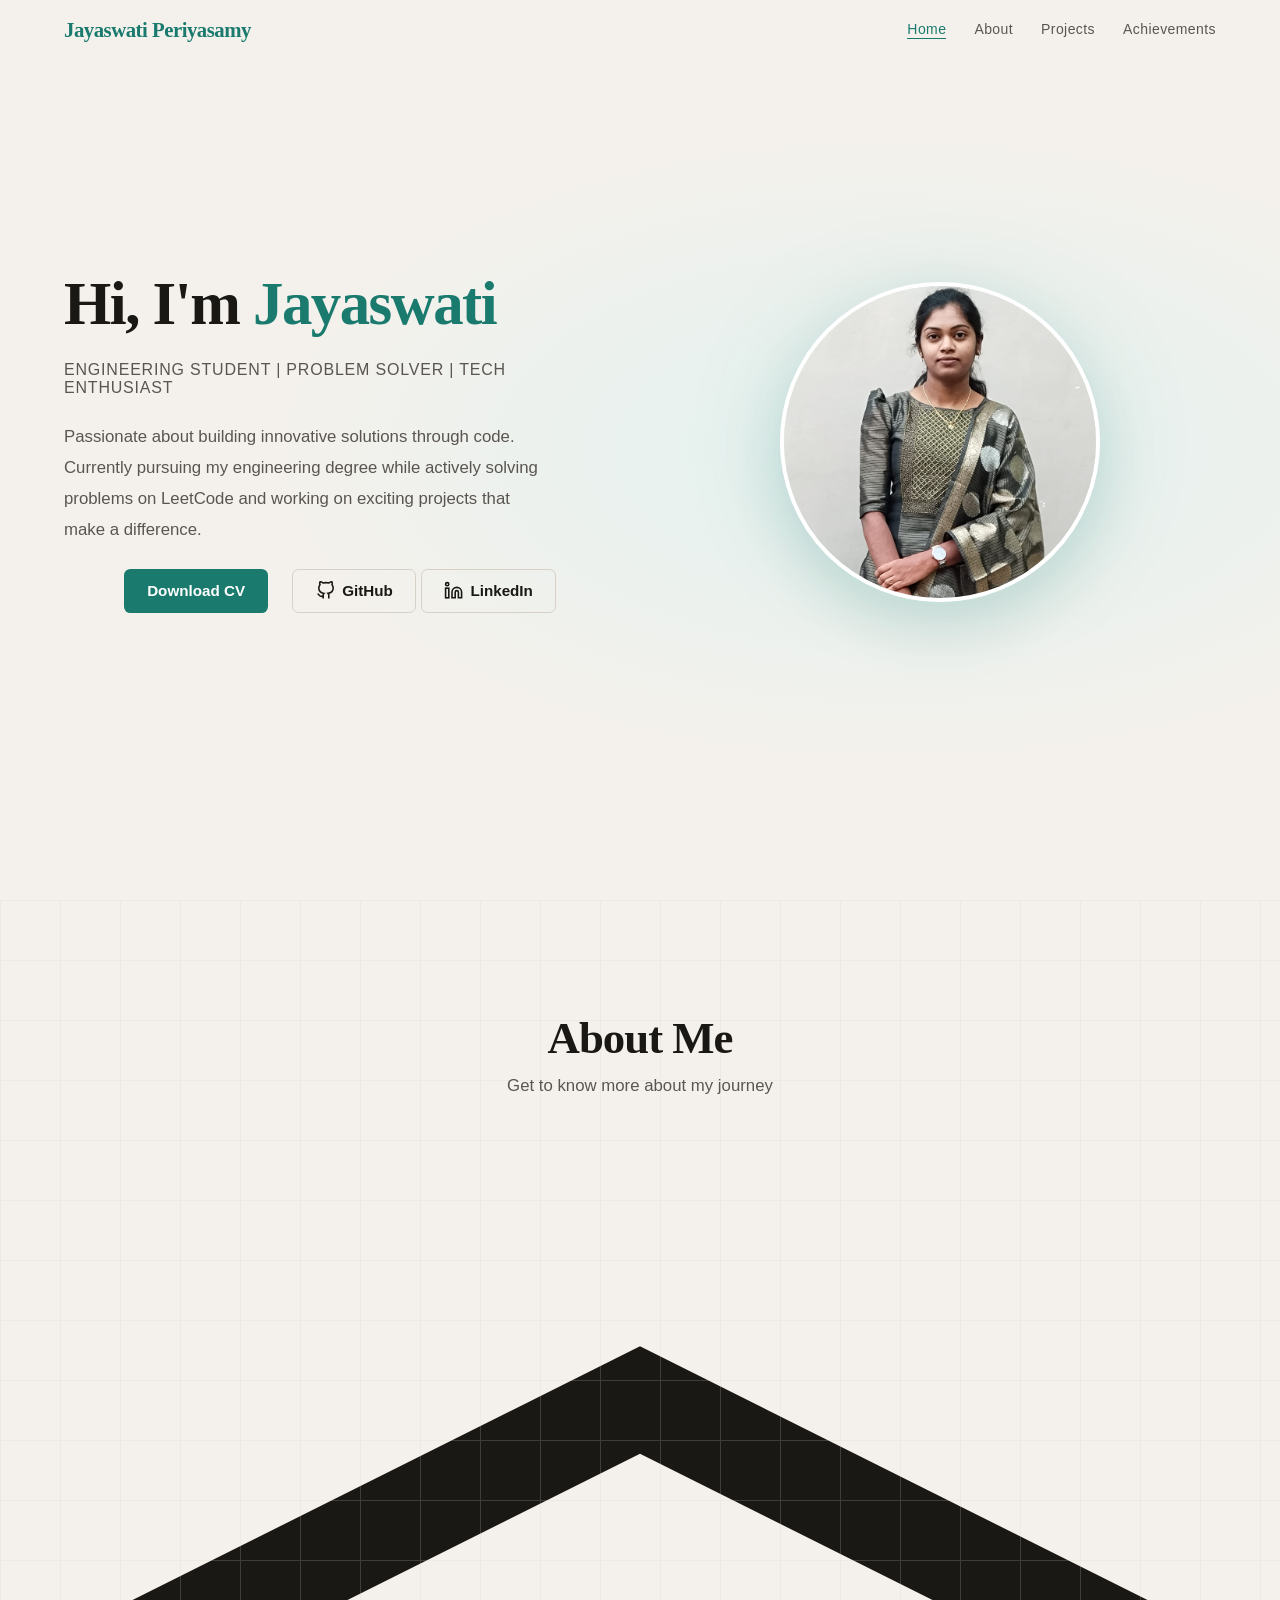
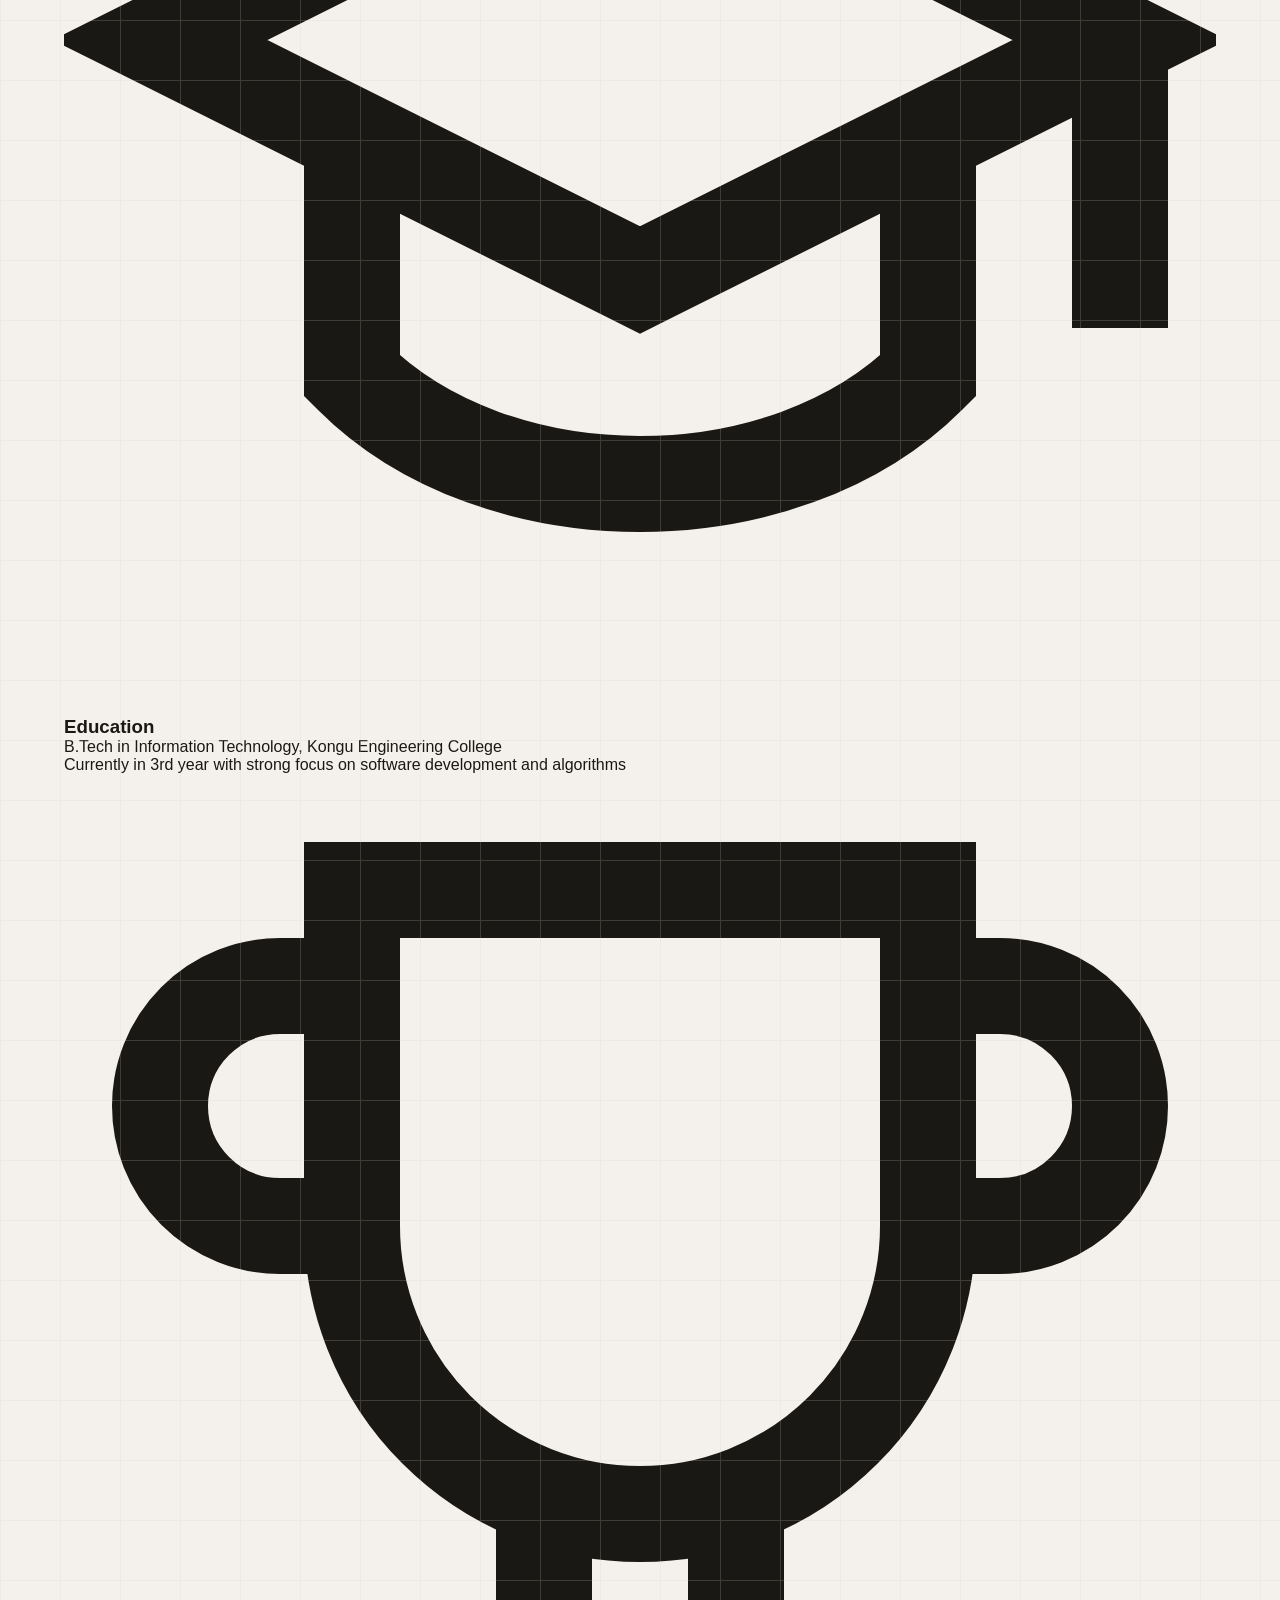
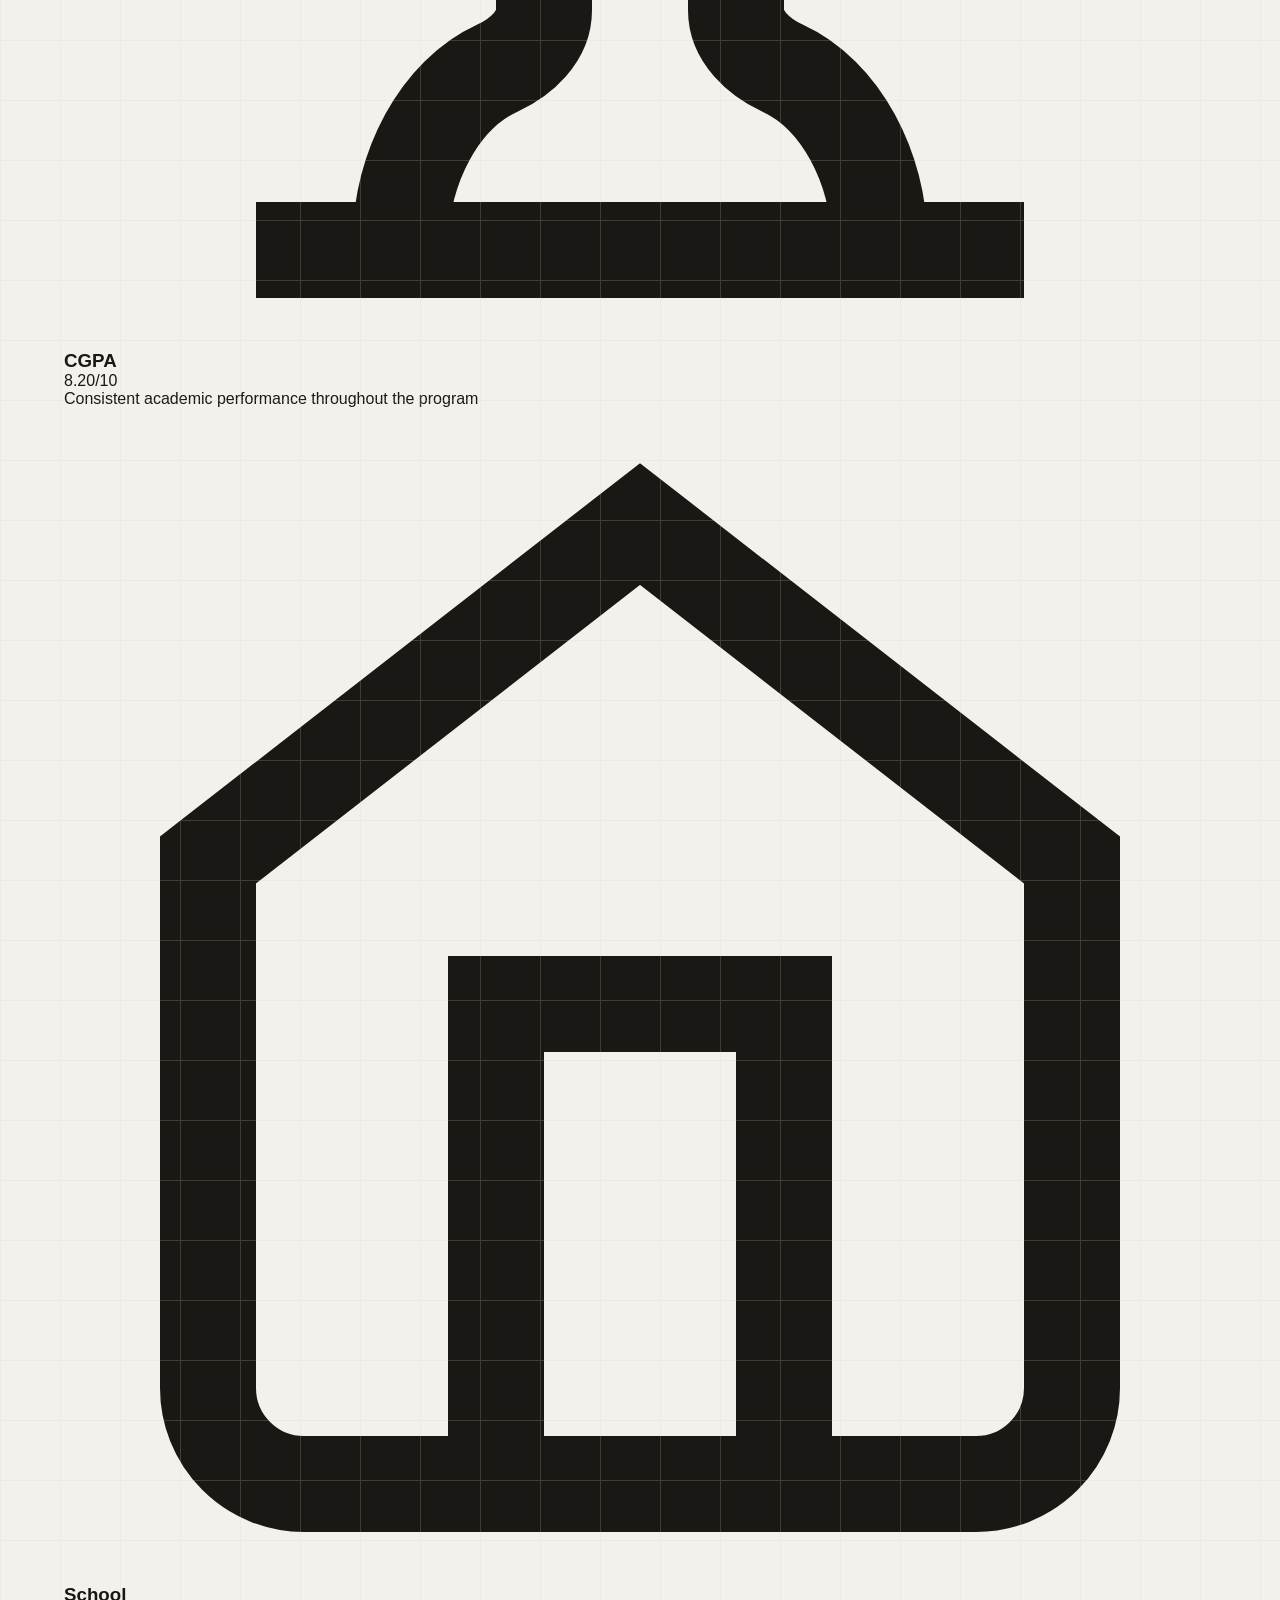
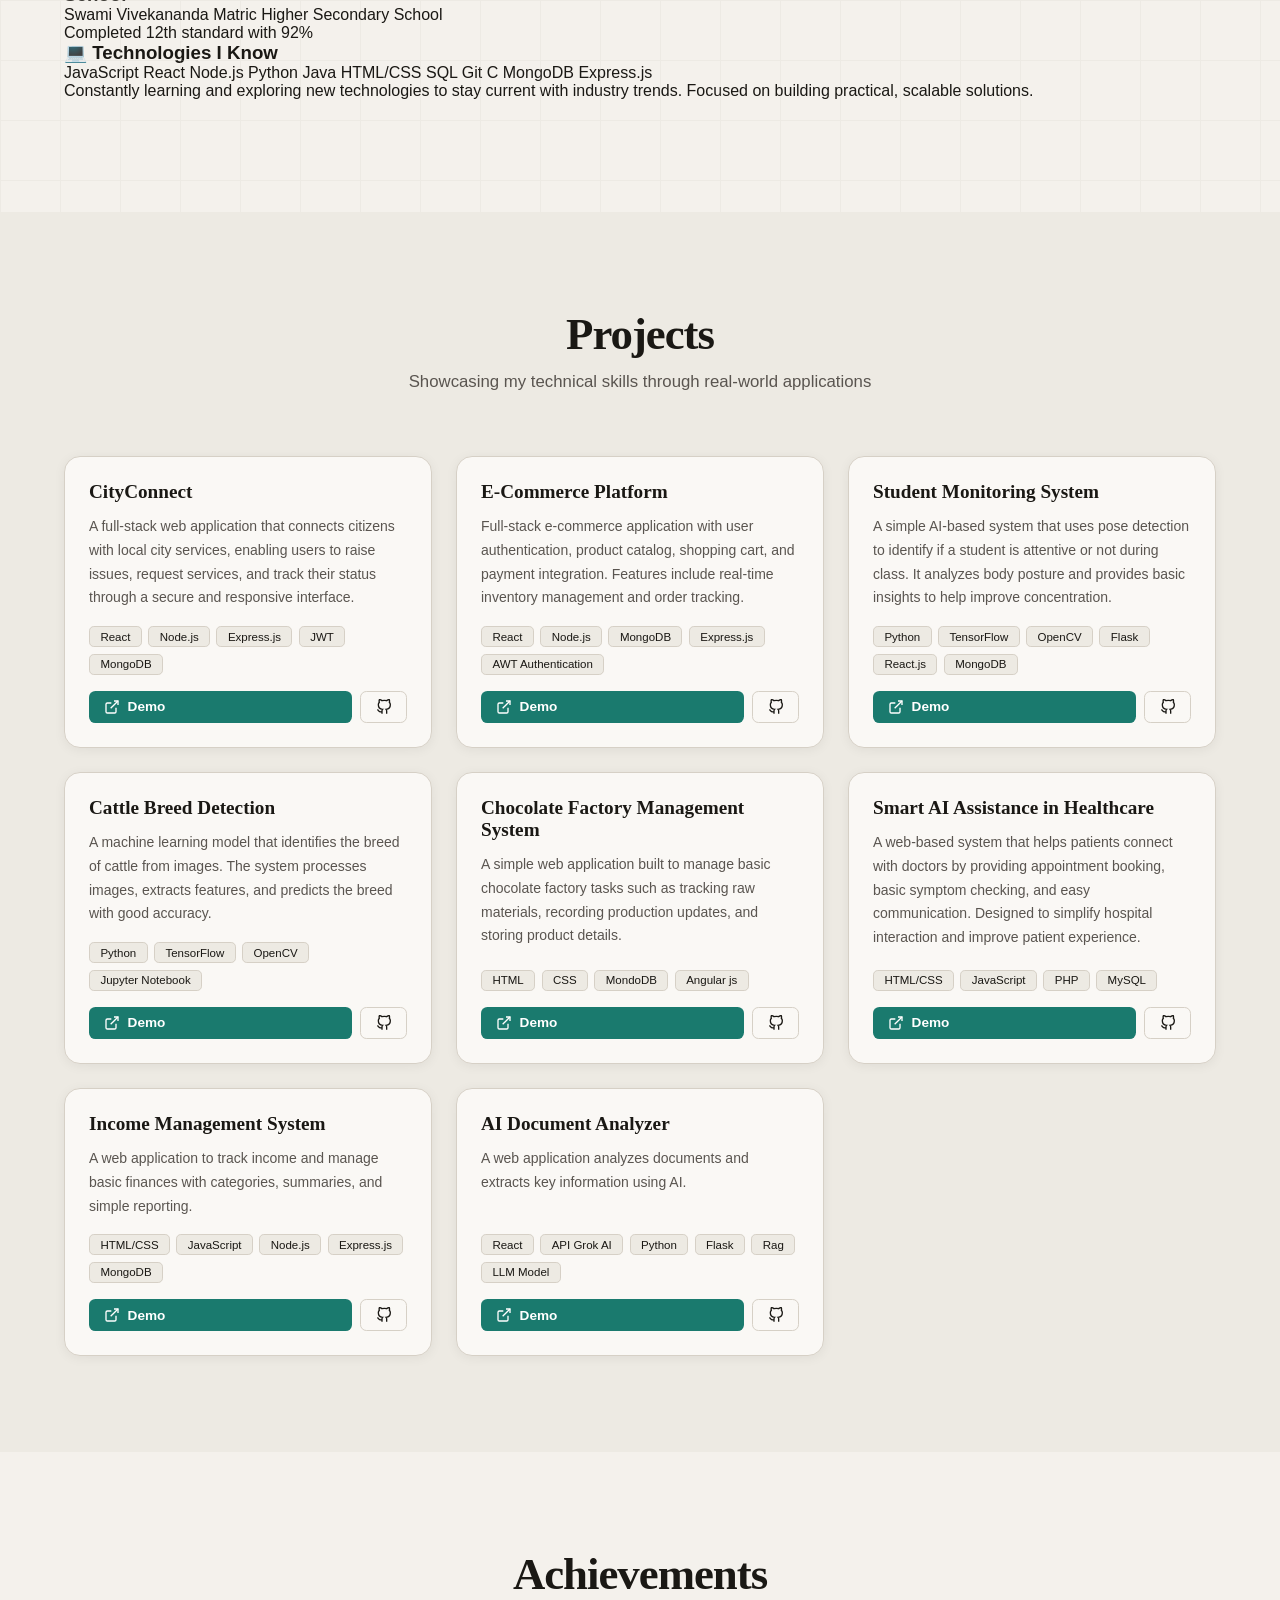
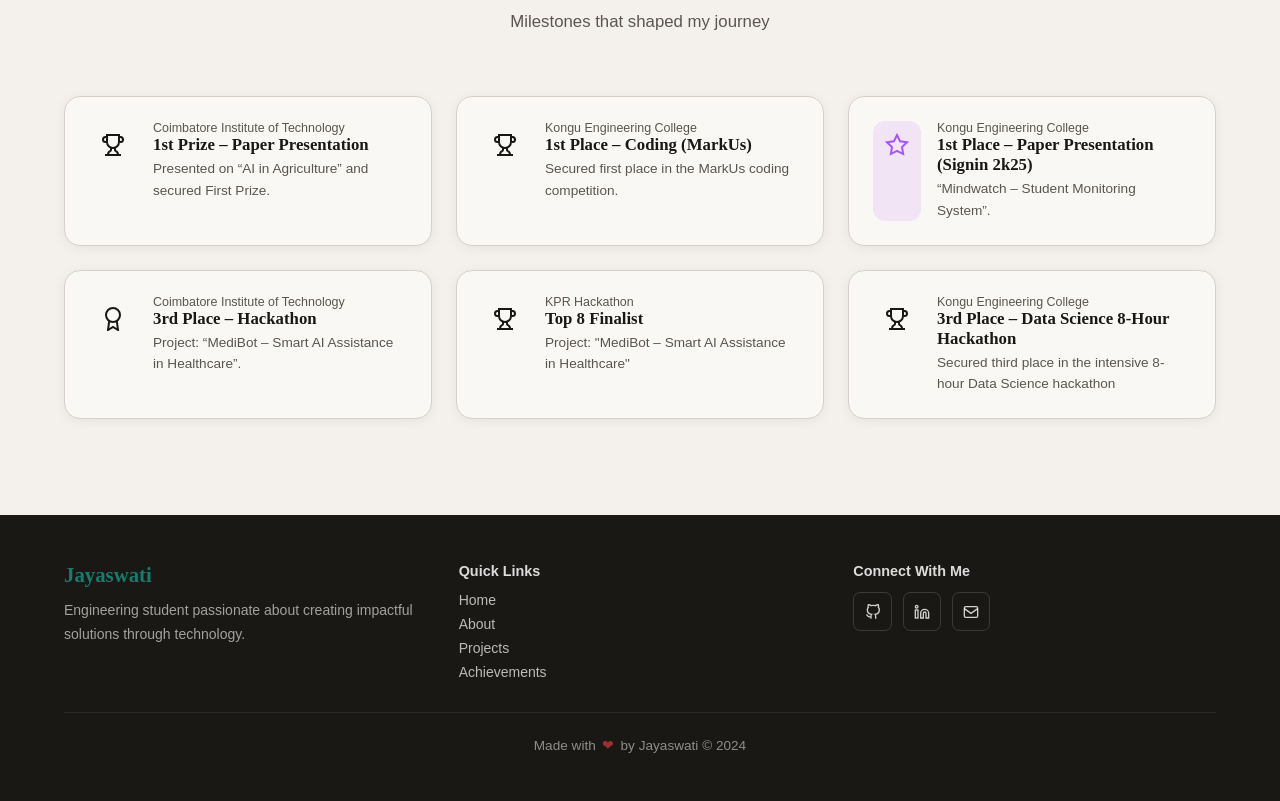
<file: portfolio.html>
<!DOCTYPE html>
<html lang="en">
<head>
    <meta charset="UTF-8">
    <meta name="viewport" content="width=device-width, initial-scale=1.0">
    <meta name="description" content="Engineering student portfolio showcasing projects, achievements, and technical skills in web development and problem solving.">
    <meta name="author" content="Jayaswati">
    
    <meta property="og:title" content="Jayaswati - Engineering Student Portfolio">
    <meta property="og:description" content="Engineering student portfolio showcasing projects, achievements, and technical skills.">
    
    <title>Jayaswati - Engineering Student Portfolio</title>
    
    <link rel="stylesheet" href="styles.css">
    <link rel="preconnect" href="https://fonts.googleapis.com">
    <link rel="preconnect" href="https://fonts.gstatic.com" crossorigin>
    <link href="https://fonts.googleapis.com/css2?family=Inter:wght@400;500;600;700;800&display=swap" rel="stylesheet">
</head>
<body>
    <!-- Navigation -->
    <nav id="navbar">
        <div class="container nav-container">
            <div class="nav-brand">Jayaswati Periyasamy</div>
            <div class="nav-links">
                <a href="#home" class="nav-link active">Home</a>
                <a href="#about" class="nav-link">About</a>
                <a href="#projects" class="nav-link">Projects</a>
                <a href="#achievements" class="nav-link">Achievements</a>
            </div>
        </div>
    </nav>

    <!-- Hero Section -->
    <section id="home" class="hero-section">
        <div class="container">
            <div class="hero-grid">
                <div class="hero-content fade-in">
                    <h1 class="hero-title">
                        Hi, I'm <span class="gradient-text">Jayaswati</span>
                    </h1>
                    <p class="hero-subtitle">Engineering Student | Problem Solver | Tech Enthusiast</p>
                    <p class="hero-description">
                        Passionate about building innovative solutions through code. Currently pursuing my
                        engineering degree while actively solving problems on LeetCode and working on
                        exciting projects that make a difference.
                    </p>
                    <div class="hero-buttons">
                        <a href="cv.pdf" class="btn btn-primary" download>
                            Download CV
                        </a><br>
                        <div>
                            <a href="https://github.com/jayaswatip" target="_blank" rel="noopener noreferrer" class="btn btn-outline">
                                <svg class="icon" viewBox="0 0 24 24" fill="none" stroke="currentColor" stroke-width="2">
                                    <path d="M9 19c-5 1.5-5-2.5-7-3m14 6v-3.87a3.37 3.37 0 0 0-.94-2.61c3.14-.35 6.44-1.54 6.44-7A5.44 5.44 0 0 0 20 4.77 5.07 5.07 0 0 0 19.91 1S18.73.65 16 2.48a13.38 13.38 0 0 0-7 0C6.27.65 5.09 1 5.09 1A5.07 5.07 0 0 0 5 4.77a5.44 5.44 0 0 0-1.5 3.78c0 5.42 3.3 6.61 6.44 7A3.37 3.37 0 0 0 9 18.13V22"></path>
                                </svg>
                                GitHub
                            </a>
                            <a href="http://www.linkedin.com/in/jayaswatip" target="_blank" rel="noopener noreferrer" class="btn btn-outline">
                                <svg class="icon" viewBox="0 0 24 24" fill="none" stroke="currentColor" stroke-width="2">
                                    <path d="M16 8a6 6 0 0 1 6 6v7h-4v-7a2 2 0 0 0-2-2 2 2 0 0 0-2 2v7h-4v-7a6 6 0 0 1 6-6z"></path>
                                    <rect x="2" y="9" width="4" height="12"></rect>
                                    <circle cx="4" cy="4" r="2"></circle>
                                </svg>
                                LinkedIn
                            </a>
                        </div>
                    </div>
                </div>
                <div class="hero-image-container fade-in">
                    <div class="hero-image-glow"></div>
                    <img src="picture.jpg" 
                         alt="Jayaswati" 
                         class="hero-image">
                 </div>
            </div>
        </div>
    </section>

    

    <!-- About Section -->
    <section id="about" class="about-section">
        <div class="container">
            <div class="section-header fade-in">
                <h2 class="section-title">About Me</h2>
                <p class="section-subtitle">Get to know more about my journey</p>
            </div>
            <div class="about-grid">
                <div class="about-left">
                    <div class="info-card">
                        <div class="info-card-header">
                            <div class="info-icon-wrapper info-icon-primary">
                                <svg class="info-icon" viewBox="0 0 24 24" fill="none" stroke="currentColor" stroke-width="2">
                                    <path d="M22 10v6M2 10l10-5 10 5-10 5z"></path>
                                    <path d="M6 12v5c3 3 9 3 12 0v-5"></path>
                                </svg>
                            </div>
                            <div>
                                <h3 class="info-title">Education</h3>
                                <p class="info-subtitle">B.Tech in Information Technology, Kongu Engineering College</p>
                                <p class="info-description">Currently in 3rd year with strong focus on software development and algorithms</p>
                            </div>
                        </div>
                    </div>

                    <div class="info-card">
                        <div class="info-card-header">
                            <div class="info-icon-wrapper info-icon-accent">
                                <svg class="info-icon" viewBox="0 0 24 24" fill="none" stroke="currentColor" stroke-width="2">
                                    <path d="M6 9H4.5a2.5 2.5 0 0 1 0-5H6"></path>
                                    <path d="M18 9h1.5a2.5 2.5 0 0 0 0-5H18"></path>
                                    <path d="M4 22h16"></path>
                                    <path d="M10 14.66V17c0 .55-.47.98-.97 1.21C7.85 18.75 7 20.24 7 22"></path>
                                    <path d="M14 14.66V17c0 .55.47.98.97 1.21C16.15 18.75 17 20.24 17 22"></path>
                                    <path d="M18 2H6v7a6 6 0 0 0 12 0V2Z"></path>
                                </svg>
                            </div>
                            <div>
                                <h3 class="info-title">CGPA</h3>
                                <p class="cgpa">8.20/10</p>
                                <p class="info-description">Consistent academic performance throughout the program</p>
                            </div>
                        </div>
                    </div>

                    <div class="info-card">
                        <div class="info-card-header">
                            <div class="info-icon-wrapper info-icon-primary">
                                <svg class="info-icon" viewBox="0 0 24 24" fill="none" stroke="currentColor" stroke-width="2">
                                    <path d="M3 9l9-7 9 7v11a2 2 0 0 1-2 2H5a2 2 0 0 1-2-2z"></path>
                                    <polyline points="9 22 9 12 15 12 15 22"></polyline>
                                </svg>
                            </div>
                            <div>
                                <h3 class="info-title">School</h3>
                                <p class="info-subtitle">Swami Vivekananda Matric Higher Secondary School</p>
                                <p class="info-description">Completed 12th standard with 92%</p>
                            </div>
                        </div>
                    </div>
                </div>

                <div class="about-right">
                    <div class="tech-card">
                        <h3 class="tech-title">
                            <span class="tech-emoji">💻</span>
                            Technologies I Know
                        </h3>
                        <div class="tech-grid">
                            <span class="tech-badge">JavaScript</span>
                            <span class="tech-badge">React</span>
                            <span class="tech-badge">Node.js</span>
                            <span class="tech-badge">Python</span>
                            <span class="tech-badge">Java</span>
                            <span class="tech-badge">HTML/CSS</span>
                            <span class="tech-badge">SQL</span>
                            <span class="tech-badge">Git</span>
                            <span class="tech-badge">C</span>
                            <span class="tech-badge">MongoDB</span>
                            <span class="tech-badge">Express.js</span>
                        </div>
                        <div class="tech-note">
                            <p>Constantly learning and exploring new technologies to stay current with industry trends. Focused on building practical, scalable solutions.</p>
                        </div>
                    </div>
                </div>
            </div>
        </div>
    </section>

    <!-- Projects Section -->
    <section id="projects" class="projects-section">
        <div class="container">
            <div class="section-header fade-in">
                <h2 class="section-title">Projects</h2>
                <p class="section-subtitle">Showcasing my technical skills through real-world applications</p>
            </div>
            <div class="projects-grid">
                <div class="project-card">
                    <h3 class="project-title">CityConnect</h3>
                    <p class="project-description">A full-stack web application that connects citizens with local city services,
    enabling users to raise issues, request services, and track their status
    through a secure and responsive interface.</p>
                    <div class="project-tags">
                        <span class="project-tag">React</span>
                        <span class="project-tag">Node.js</span>
                        <span class="project-tag">Express.js</span>
                        <span class="project-tag">JWT</span>
                        <span class="project-tag">MongoDB</span>
                    </div>
                    <div class="project-buttons">
                        <button class="btn btn-sm btn-primary">
                            <svg class="icon-sm" viewBox="0 0 24 24" fill="none" stroke="currentColor" stroke-width="2">
                                <path d="M18 13v6a2 2 0 0 1-2 2H5a2 2 0 0 1-2-2V8a2 2 0 0 1 2-2h6"></path>
                                <polyline points="15 3 21 3 21 9"></polyline>
                                <line x1="10" y1="14" x2="21" y2="3"></line>
                            </svg>
                            Demo
                        </button>
                        <a href="https://github.com/jayaswatip/City-Connect-" target="_blank" rel="noopener noreferrer" class="btn btn-sm btn-outline">
                            <svg class="icon-sm" viewBox="0 0 24 24" fill="none" stroke="currentColor" stroke-width="2">
                                <path d="M9 19c-5 1.5-5-2.5-7-3m14 6v-3.87a3.37 3.37 0 0 0-.94-2.61c3.14-.35 6.44-1.54 6.44-7A5.44 5.44 0 0 0 20 4.77 5.07 5.07 0 0 0 19.91 1S18.73.65 16 2.48a13.38 13.38 0 0 0-7 0C6.27.65 5.09 1 5.09 1A5.07 5.07 0 0 0 5 4.77a5.44 5.44 0 0 0-1.5 3.78c0 5.42 3.3 6.61 6.44 7A3.37 3.37 0 0 0 9 18.13V22"></path>
                            </svg>
                        </a>
                    </div>
                </div>

                <div class="project-card">
                    <h3 class="project-title">E-Commerce Platform</h3>
                    <p class="project-description">Full-stack e-commerce application with user authentication, product catalog, shopping cart, and payment integration. Features include real-time inventory management and order tracking.</p>
                    <div class="project-tags">
                        <span class="project-tag">React</span>
                        <span class="project-tag">Node.js</span>
                        <span class="project-tag">MongoDB</span>
                        <span class="project-tag">Express.js</span>
                        <span class="project-tag">AWT Authentication</span>
                    </div>
                    <div class="project-buttons">
                        <button class="btn btn-sm btn-primary">
                            <svg class="icon-sm" viewBox="0 0 24 24" fill="none" stroke="currentColor" stroke-width="2">
                                <path d="M18 13v6a2 2 0 0 1-2 2H5a2 2 0 0 1-2-2V8a2 2 0 0 1 2-2h6"></path>
                                <polyline points="15 3 21 3 21 9"></polyline>
                                <line x1="10" y1="14" x2="21" y2="3"></line>
                            </svg>
                            Demo
                        </button>
                        <a href="https://github.com/jayaswatip/e-commerce-website-mernstack" target="_blank" rel="noopener noreferrer" class="btn btn-sm btn-outline">
                            <svg class="icon-sm" viewBox="0 0 24 24" fill="none" stroke="currentColor" stroke-width="2">
                                <path d="M9 19c-5 1.5-5-2.5-7-3m14 6v-3.87a3.37 3.37 0 0 0-.94-2.61c3.14-.35 6.44-1.54 6.44-7A5.44 5.44 0 0 0 20 4.77 5.07 5.07 0 0 0 19.91 1S18.73.65 16 2.48a13.38 13.38 0 0 0-7 0C6.27.65 5.09 1 5.09 1A5.07 5.07 0 0 0 5 4.77a5.44 5.44 0 0 0-1.5 3.78c0 5.42 3.3 6.61 6.44 7A3.37 3.37 0 0 0 9 18.13V22"></path>
                            </svg>
                        </a>
                    </div>
                </div>

                <div class="project-card">
                    <h3 class="project-title">Student Monitoring System</h3>
                    <p class="project-description">A simple AI-based system that uses pose detection to identify if a student is attentive or not during class. It analyzes body posture and provides basic insights to help improve concentration.</p>
                    <div class="project-tags">
                        <span class="project-tag">Python</span>
                        <span class="project-tag">TensorFlow</span>
                        <span class="project-tag">OpenCV</span>
                        <span class="project-tag">Flask</span>
                        <span class="project-tag">React.js</span>
                        <span class="project-tag">MongoDB</span>
                    </div>
                    <div class="project-buttons">
                        <button class="btn btn-sm btn-primary">
                            <svg class="icon-sm" viewBox="0 0 24 24" fill="none" stroke="currentColor" stroke-width="2">
                                <path d="M18 13v6a2 2 0 0 1-2 2H5a2 2 0 0 1-2-2V8a2 2 0 0 1 2-2h6"></path>
                                <polyline points="15 3 21 3 21 9"></polyline>
                                <line x1="10" y1="14" x2="21" y2="3"></line>
                            </svg>
                            Demo
                        </button>
                        <a href="https://github.com/jayaswatip/MindWatch---Student-Monitoring-System" target="_blank" rel="noopener noreferrer" class="btn btn-sm btn-outline">
                            <svg class="icon-sm" viewBox="0 0 24 24" fill="none" stroke="currentColor" stroke-width="2">
                                <path d="M9 19c-5 1.5-5-2.5-7-3m14 6v-3.87a3.37 3.37 0 0 0-.94-2.61c3.14-.35 6.44-1.54 6.44-7A5.44 5.44 0 0 0 20 4.77 5.07 5.07 0 0 0 19.91 1S18.73.65 16 2.48a13.38 13.38 0 0 0-7 0C6.27.65 5.09 1 5.09 1A5.07 5.07 0 0 0 5 4.77a5.44 5.44 0 0 0-1.5 3.78c0 5.42 3.3 6.61 6.44 7A3.37 3.37 0 0 0 9 18.13V22"></path>
                            </svg>
                        </a>
                    </div>
                </div>

                <div class="project-card">
                    <h3 class="project-title">Cattle Breed Detection</h3>
                    <p class="project-description">A machine learning model that identifies the breed of cattle from images. The system processes images, extracts features, and predicts the breed with good accuracy.</p>
                    <div class="project-tags">
                        <span class="project-tag">Python</span>
                        <span class="project-tag">TensorFlow</span>
                        <span class="project-tag">OpenCV</span>
                        <span class="project-tag">Jupyter Notebook</span>
                    </div>
                    <div class="project-buttons">
                        <button class="btn btn-sm btn-primary">
                            <svg class="icon-sm" viewBox="0 0 24 24" fill="none" stroke="currentColor" stroke-width="2">
                                <path d="M18 13v6a2 2 0 0 1-2 2H5a2 2 0 0 1-2-2V8a2 2 0 0 1 2-2h6"></path>
                                <polyline points="15 3 21 3 21 9"></polyline>
                                <line x1="10" y1="14" x2="21" y2="3"></line>
                            </svg>
                            Demo
                        </button>
                        <button class="btn btn-sm btn-outline">
                            <svg class="icon-sm" viewBox="0 0 24 24" fill="none" stroke="currentColor" stroke-width="2">
                                <path d="M9 19c-5 1.5-5-2.5-7-3m14 6v-3.87a3.37 3.37 0 0 0-.94-2.61c3.14-.35 6.44-1.54 6.44-7A5.44 5.44 0 0 0 20 4.77 5.07 5.07 0 0 0 19.91 1S18.73.65 16 2.48a13.38 13.38 0 0 0-7 0C6.27.65 5.09 1 5.09 1A5.07 5.07 0 0 0 5 4.77a5.44 5.44 0 0 0-1.5 3.78c0 5.42 3.3 6.61 6.44 7A3.37 3.37 0 0 0 9 18.13V22"></path>
                            </svg>
                        </button>
                    </div>
                </div>

                <div class="project-card">
                    <h3 class="project-title">Chocolate Factory Management System</h3>
                    <p class="project-description">A simple web application built to manage basic chocolate factory tasks such as tracking raw materials, recording production updates, and storing product details.</p>
                    <div class="project-tags">
                        <span class="project-tag">HTML</span>
                        <span class="project-tag">CSS</span>
                        <span class="project-tag">MondoDB</span>
                        <span class="project-tag">Angular js</span>
                    </div>
                    <div class="project-buttons">
                        <button class="btn btn-sm btn-primary">
                            <svg class="icon-sm" viewBox="0 0 24 24" fill="none" stroke="currentColor" stroke-width="2">
                                <path d="M18 13v6a2 2 0 0 1-2 2H5a2 2 0 0 1-2-2V8a2 2 0 0 1 2-2h6"></path>
                                <polyline points="15 3 21 3 21 9"></polyline>
                                <line x1="10" y1="14" x2="21" y2="3"></line>
                            </svg>
                            Demo
                        </button>
                        <a href="https://github.com/jayaswatip/chocolatefactory" target="_blank" rel="noopener noreferrer" class="btn btn-sm btn-outline">
                            <svg class="icon-sm" viewBox="0 0 24 24" fill="none" stroke="currentColor" stroke-width="2">
                                <path d="M9 19c-5 1.5-5-2.5-7-3m14 6v-3.87a3.37 3.37 0 0 0-.94-2.61c3.14-.35 6.44-1.54 6.44-7A5.44 5.44 0 0 0 20 4.77 5.07 5.07 0 0 0 19.91 1S18.73.65 16 2.48a13.38 13.38 0 0 0-7 0C6.27.65 5.09 1 5.09 1A5.07 5.07 0 0 0 5 4.77a5.44 5.44 0 0 0-1.5 3.78c0 5.42 3.3 6.61 6.44 7A3.37 3.37 0 0 0 9 18.13V22"></path>
                            </svg>
                        </a>
                    </div>
                </div>

                <div class="project-card">
                    <h3 class="project-title">Smart AI Assistance in Healthcare</h3>
                    <p class="project-description">A web-based system that helps patients connect with doctors by providing appointment booking, basic symptom checking, and easy communication. Designed to simplify hospital interaction and improve patient experience.</p>
                    <div class="project-tags">
                        <span class="project-tag">HTML/CSS</span>
                        <span class="project-tag">JavaScript</span>
                        <span class="project-tag">PHP</span>
                        <span class="project-tag">MySQL</span>
                    </div>
                    <div class="project-buttons">
                        <button class="btn btn-sm btn-primary">
                            <svg class="icon-sm" viewBox="0 0 24 24" fill="none" stroke="currentColor" stroke-width="2">
                                <path d="M18 13v6a2 2 0 0 1-2 2H5a2 2 0 0 1-2-2V8a2 2 0 0 1 2-2h6"></path>
                                <polyline points="15 3 21 3 21 9"></polyline>
                                <line x1="10" y1="14" x2="21" y2="3"></line>
                            </svg>
                            Demo
                        </button>
                        <a href="https://github.com/jayaswatip/doctoravailability" target="_blank" rel="noopener noreferrer" class="btn btn-sm btn-outline">
                            <svg class="icon-sm" viewBox="0 0 24 24" fill="none" stroke="currentColor" stroke-width="2">
                                <path d="M9 19c-5 1.5-5-2.5-7-3m14 6v-3.87a3.37 3.37 0 0 0-.94-2.61c3.14-.35 6.44-1.54 6.44-7A5.44 5.44 0 0 0 20 4.77 5.07 5.07 0 0 0 19.91 1S18.73.65 16 2.48a13.38 13.38 0 0 0-7 0C6.27.65 5.09 1 5.09 1A5.07 5.07 0 0 0 5 4.77a5.44 5.44 0 0 0-1.5 3.78c0 5.42 3.3 6.61 6.44 7A3.37 3.37 0 0 0 9 18.13V22"></path>
                            </svg>
                        </a>
                    </div>
                </div>
                <div class="project-card">
                    <h3 class="project-title">Income Management System</h3>
                    <p class="project-description">A web application to track income and manage basic finances with categories, summaries, and simple reporting.</p>
                    <div class="project-tags">
                        <span class="project-tag">HTML/CSS</span>
                        <span class="project-tag">JavaScript</span>
                        <span class="project-tag">Node.js</span>
                        <span class="project-tag">Express.js</span>
                        <span class="project-tag">MongoDB</span>
                    </div>
                    <div class="project-buttons">
                        <button class="btn btn-sm btn-primary">
                            <svg class="icon-sm" viewBox="0 0 24 24" fill="none" stroke="currentColor" stroke-width="2">
                                <path d="M18 13v6a2 2 0 0 1-2 2H5a2 2 0 0 1-2-2V8a2 2 0 0 1 2-2h6"></path>
                                <polyline points="15 3 21 3 21 9"></polyline>
                                <line x1="10" y1="14" x2="21" y2="3"></line>
                            </svg>
                            Demo
                        </button>
                        <a href="https://github.com/jayaswatip/income-management" target="_blank" rel="noopener noreferrer" class="btn btn-sm btn-outline">
                            <svg class="icon-sm" viewBox="0 0 24 24" fill="none" stroke="currentColor" stroke-width="2">
                                <path d="M9 19c-5 1.5-5-2.5-7-3m14 6v-3.87a3.37 3.37 0 0 0-.94-2.61c3.14-.35 6.44-1.54 6.44-7A5.44 5.44 0 0 0 20 4.77 5.07 5.07 0 0 0 19.91 1S18.73.65 16 2.48a13.38 13.38 0 0 0-7 0C6.27.65 5.09 1 5.09 1A5.07 5.07 0 0 0 5 4.77a5.44 5.44 0 0 0-1.5 3.78c0 5.42 3.3 6.61 6.44 7A3.37 3.37 0 0 0 9 18.13V22"></path>
                            </svg>
                        </a>
                    </div>
                    
                </div>
                <div class="project-card">
                    <h3 class="project-title">AI Document Analyzer</h3>
                    <p class="project-description">A web application analyzes documents and extracts key information using AI.</p>
                    <div class="project-tags">
                        <span class="project-tag">React</span>
                        <span class="project-tag">API Grok AI</span>
                        <span class="project-tag">Python</span>
                        <span class="project-tag">Flask</span>
                        <span class="project-tag">Rag</span>
                        <span class="project-tag">LLM Model</span>
                    </div>
                    <div class="project-buttons">
                        <button class="btn btn-sm btn-primary">
                            <svg class="icon-sm" viewBox="0 0 24 24" fill="none" stroke="currentColor" stroke-width="2">
                                <path d="M18 13v6a2 2 0 0 1-2 2H5a2 2 0 0 1-2-2V8a2 2 0 0 1 2-2h6"></path>
                                <polyline points="15 3 21 3 21 9"></polyline>
                                <line x1="10" y1="14" x2="21" y2="3"></line>
                            </svg>
                            Demo
                        </button>
                        <a href="https://github.com/jayaswatip/income-management" target="_blank" rel="noopener noreferrer" class="btn btn-sm btn-outline">
                            <svg class="icon-sm" viewBox="0 0 24 24" fill="none" stroke="currentColor" stroke-width="2">
                                <path d="M9 19c-5 1.5-5-2.5-7-3m14 6v-3.87a3.37 3.37 0 0 0-.94-2.61c3.14-.35 6.44-1.54 6.44-7A5.44 5.44 0 0 0 20 4.77 5.07 5.07 0 0 0 19.91 1S18.73.65 16 2.48a13.38 13.38 0 0 0-7 0C6.27.65 5.09 1 5.09 1A5.07 5.07 0 0 0 5 4.77a5.44 5.44 0 0 0-1.5 3.78c0 5.42 3.3 6.61 6.44 7A3.37 3.37 0 0 0 9 18.13V22"></path>
                            </svg>
                        </a>
                    </div>
                    
                </div>
            </div>
        </div>
    </section>

    <!-- Achievements Section -->
    <section id="achievements" class="achievements-section">
        <div class="container">
            <div class="section-header fade-in">
                <h2 class="section-title">Achievements</h2>
                <p class="section-subtitle">Milestones that shaped my journey</p>
            </div>
            <div class="achievements-grid">
                <div class="achievement-card">
                    <div class="achievement-header">
                        <div class="achievement-icon achievement-icon-yellow">
                            <svg class="icon" viewBox="0 0 24 24" fill="none" stroke="currentColor" stroke-width="2">
                                <path d="M6 9H4.5a2.5 2.5 0 0 1 0-5H6"></path>
                                <path d="M18 9h1.5a2.5 2.5 0 0 0 0-5H18"></path>
                                <path d="M4 22h16"></path>
                                <path d="M10 14.66V17c0 .55-.47.98-.97 1.21C7.85 18.75 7 20.24 7 22"></path>
                                <path d="M14 14.66V17c0 .55.47.98.97 1.21C16.15 18.75 17 20.24 17 22"></path>
                                <path d="M18 2H6v7a6 6 0 0 0 12 0V2Z"></path>
                            </svg>
                        </div>
                        <div class="achievement-content">
                            <p class="achievement-date">Coimbatore Institute of Technology</p>
                            <h3 class="achievement-title">1st Prize – Paper Presentation</h3>
                            <p class="achievement-description">Presented on “AI in Agriculture” and secured First Prize.</p>
                        </div>
                    </div>
                </div>

                <div class="achievement-card">
                    <div class="achievement-header">
                        <div class="achievement-icon achievement-icon-blue">
                            <svg class="icon" viewBox="0 0 24 24" fill="none" stroke="currentColor" stroke-width="2">
                                <path d="M6 9H4.5a2.5 2.5 0 0 1 0-5H6"></path>
                                <path d="M18 9h1.5a2.5 2.5 0 0 0 0-5H18"></path>
                                <path d="M4 22h16"></path>
                                <path d="M10 14.66V17c0 .55-.47.98-.97 1.21C7.85 18.75 7 20.24 7 22"></path>
                                <path d="M14 14.66V17c0 .55.47.98.97 1.21C16.15 18.75 17 20.24 17 22"></path>
                                <path d="M18 2H6v7a6 6 0 0 0 12 0V2Z"></path>
                            </svg>
                        </div>
                        <div class="achievement-content">
                            <p class="achievement-date">Kongu Engineering College</p>
                            <h3 class="achievement-title">1st Place – Coding (MarkUs)</h3>
                            <p class="achievement-description">Secured first place in the MarkUs coding competition.</p>
                        </div>
                    </div>
                </div>

                <div class="achievement-card">
                    <div class="achievement-header">
                        <div class="achievement-icon achievement-icon-purple">
                            <svg class="icon" viewBox="0 0 24 24" fill="none" stroke="currentColor" stroke-width="2">
                                <polygon points="12 2 15.09 8.26 22 9.27 17 14.14 18.18 21.02 12 17.77 5.82 21.02 7 14.14 2 9.27 8.91 8.26 12 2"></polygon>
                            </svg>
                        </div>
                        <div class="achievement-content">
                            <p class="achievement-date">Kongu Engineering College</p>
                            <h3 class="achievement-title">1st Place – Paper Presentation (Signin 2k25)</h3>
                            <p class="achievement-description">“Mindwatch – Student Monitoring System”.</p>
                        </div>
                    </div>
                </div>

                <div class="achievement-card">
                    <div class="achievement-header">
                        <div class="achievement-icon achievement-icon-green">
                            <svg class="icon" viewBox="0 0 24 24" fill="none" stroke="currentColor" stroke-width="2">
                                <circle cx="12" cy="8" r="7"></circle>
                                <polyline points="8.21 13.89 7 23 12 20 17 23 15.79 13.88"></polyline>
                            </svg>
                        </div>
                        <div class="achievement-content">
                            <p class="achievement-date">Coimbatore Institute of Technology</p>
                            <h3 class="achievement-title">3rd Place – Hackathon</h3>
                            <p class="achievement-description">Project: “MediBot – Smart AI Assistance in Healthcare”.</p>
                        </div>
                    </div>
                </div>

                <div class="achievement-card">
                    <div class="achievement-header">
                        <div class="achievement-icon achievement-icon-orange">
                            <svg class="icon" viewBox="0 0 24 24" fill="none" stroke="currentColor" stroke-width="2">
                                <path d="M6 9H4.5a2.5 2.5 0 0 1 0-5H6"></path>
                                <path d="M18 9h1.5a2.5 2.5 0 0 0 0-5H18"></path>
                                <path d="M4 22h16"></path>
                                <path d="M10 14.66V17c0 .55-.47.98-.97 1.21C7.85 18.75 7 20.24 7 22"></path>
                                <path d="M14 14.66V17c0 .55.47.98.97 1.21C16.15 18.75 17 20.24 17 22"></path>
                                <path d="M18 2H6v7a6 6 0 0 0 12 0V2Z"></path>
                            </svg>
                        </div>
                        <div class="achievement-content">
                            <p class="achievement-date">KPR Hackathon</p>
                            <h3 class="achievement-title">Top 8 Finalist</h3>
                            <p class="achievement-description">Project: "MediBot – Smart AI Assistance in Healthcare"</p>
                        </div>
                    </div>
                </div>

                <div class="achievement-card">
                    <div class="achievement-header">
                        <div class="achievement-icon achievement-icon-red">
                            <svg class="icon" viewBox="0 0 24 24" fill="none" stroke="currentColor" stroke-width="2">
                                <path d="M6 9H4.5a2.5 2.5 0 0 1 0-5H6"></path>
                                <path d="M18 9h1.5a2.5 2.5 0 0 0 0-5H18"></path>
                                <path d="M4 22h16"></path>
                                <path d="M10 14.66V17c0 .55-.47.98-.97 1.21C7.85 18.75 7 20.24 7 22"></path>
                                <path d="M14 14.66V17c0 .55.47.98.97 1.21C16.15 18.75 17 20.24 17 22"></path>
                                <path d="M18 2H6v7a6 6 0 0 0 12 0V2Z"></path>
                            </svg>
                        </div>
                        <div class="achievement-content">
                            <p class="achievement-date">Kongu Engineering College</p>
                            <h3 class="achievement-title">3rd Place – Data Science 8-Hour Hackathon</h3>
                            <p class="achievement-description">Secured third place in the intensive 8-hour Data Science hackathon</p>
                        </div>
                    </div>
                </div>

            </div>
        </div>
    </section>

    <!-- Footer -->
    <footer class="footer">
        <div class="container">
            <div class="footer-grid">
                <div class="footer-col">
                    <h3 class="footer-brand">Jayaswati</h3>
                    <p class="footer-description">Engineering student passionate about creating impactful solutions through technology.</p>
                </div>
                <div class="footer-col">
                    <h4 class="footer-heading">Quick Links</h4>
                    <div class="footer-links">
                        <a href="#home" class="footer-link">Home</a>
                        <a href="#about" class="footer-link">About</a>
                        <a href="#projects" class="footer-link">Projects</a>
                        <a href="#achievements" class="footer-link">Achievements</a>
                    </div>
                </div>
                <div class="footer-col">
                    <h4 class="footer-heading">Connect With Me</h4>
                    <div class="footer-social">
                        <a class="social-btn" href="https://github.com/jayaswatip" target="_blank" rel="noopener noreferrer">
                            <svg class="icon-sm" viewBox="0 0 24 24" fill="none" stroke="currentColor" stroke-width="2">
                                <path d="M9 19c-5 1.5-5-2.5-7-3m14 6v-3.87a3.37 3.37 0 0 0-.94-2.61c3.14-.35 6.44-1.54 6.44-7A5.44 5.44 0 0 0 20 4.77 5.07 5.07 0 0 0 19.91 1S18.73.65 16 2.48a13.38 13.38 0 0 0-7 0C6.27.65 5.09 1 5.09 1A5.07 5.07 0 0 0 5 4.77a5.44 5.44 0 0 0-1.5 3.78c0 5.42 3.3 6.61 6.44 7A3.37 3.37 0 0 0 9 18.13V22"></path>
                            </svg>
                        </a>
                        <a class="social-btn" href="http://www.linkedin.com/in/jayaswatip" target="_blank" rel="noopener noreferrer">
                            <svg class="icon-sm" viewBox="0 0 24 24" fill="none" stroke="currentColor" stroke-width="2">
                                <path d="M16 8a6 6 0 0 1 6 6v7h-4v-7a2 2 0 0 0-2-2 2 2 0 0 0-2 2v7h-4v-7a6 6 0 0 1 6-6z"></path>
                                <rect x="2" y="9" width="4" height="12"></rect>
                                <circle cx="4" cy="4" r="2"></circle>
                            </svg>
                        </a>
                        <a class="social-btn" href="mailto:jayaswatip@gmail.com">
                            <svg class="icon-sm" viewBox="0 0 24 24" fill="none" stroke="currentColor" stroke-width="2">
                                <rect x="2" y="4" width="20" height="16" rx="2"></rect>
                                <path d="m2 7 10 7 10-7"></path>
                            </svg>
                        </a>
                    </div>
                </div>
            </div>
            <div class="footer-bottom">
                <p class="footer-copyright">
                    Made with <span class="heart">❤</span> by Jayaswati © 2024
                </p>
            </div>
        </div>
    </footer>

    <script src="script.js"></script>
</body>
</html>
</file>
<file: styles.css>
/* ─── Reset ─────────────────────────────────────── */
*, *::before, *::after { margin:0; padding:0; box-sizing:border-box; }
html { scroll-behavior: smooth; }

/* ─── Tokens ─────────────────────────────────────── */
:root {
    --bg:       #f4f1ec;
    --bg-alt:   #edeae3;
    --ink:      #1a1814;
    --ink-2:    #5a5550;
    --teal:     #1a7a6e;
    --teal-lt:  #e2f2f0;
    --gold:     #c9973f;
    --gold-lt:  #fdf4e7;
    --border:   #d6d0c6;
    --card:     #faf8f5;
    --white:    #ffffff;
    --ff-head: 'Playfair Display', Georgia, serif;
    --ff-body: 'DM Sans', sans-serif;
    --ff-mono: 'DM Mono', monospace;
    --ease: cubic-bezier(.4,0,.2,1);
}

body { font-family: var(--ff-body); background: var(--bg); color: var(--ink); overflow-x: hidden; }
.container { max-width: 1200px; margin: 0 auto; padding: 0 1.5rem; }

/* ─── Nav ────────────────────────────────────────── */
nav { position: fixed; top:0; left:0; right:0; z-index:1000; transition: all .3s var(--ease); }
nav.scrolled { background: rgba(244,241,236,.96); backdrop-filter: blur(12px); box-shadow: 0 1px 0 var(--border); }
.nav-container { display: flex; justify-content: space-between; align-items: center; padding: 1.1rem 1.5rem; }
.nav-brand { font-family: var(--ff-head); font-size: 1.3rem; font-weight: 700; color: var(--teal); letter-spacing: -.5px; }
.nav-links { display: flex; gap: 1.75rem; }
.nav-link { font-size: .875rem; font-weight: 500; text-decoration: none; color: var(--ink-2); letter-spacing: .03em; transition: color .25s; position: relative; padding-bottom: 2px; }
.nav-link::after { content:''; position:absolute; bottom:0; left:0; width:0; height:1px; background: var(--teal); transition: width .3s var(--ease); }
.nav-link:hover, .nav-link.active { color: var(--teal); }
.nav-link.active::after, .nav-link:hover::after { width:100%; }

/* ─── Hero ───────────────────────────────────────── */
.hero-section { min-height: 100vh; display: flex; align-items: center; padding-top: 5rem; background: radial-gradient(ellipse 70% 50% at 70% 50%, var(--teal-lt), transparent 70%); }
.hero-grid { display: grid; grid-template-columns: 1fr 1fr; gap: 3rem; align-items: center; }
.hero-content { display: flex; flex-direction: column; gap: 1.5rem; }
.hero-title { font-family: var(--ff-head); font-size: 3.8rem; font-weight: 900; line-height: 1.08; letter-spacing: -1.5px; }
.gradient-text { color: var(--teal); }
.hero-subtitle { font-size: 1rem; color: var(--ink-2); font-weight: 500; letter-spacing: .05em; text-transform: uppercase; }
.hero-description { font-size: 1.05rem; color: var(--ink-2); line-height: 1.85; max-width: 480px; }
.hero-buttons { display: flex; gap: .75rem; flex-wrap: wrap; justify-content: center; }
.hero-image-container { display:flex; justify-content:center; position:relative; }
.hero-image-glow { position: absolute; inset: 0; background: radial-gradient(circle, var(--teal), transparent 65%); filter: blur(50px); opacity: .18; animation: pulse 4s ease-in-out infinite; }
.hero-image { position: relative; width: 320px; height: 320px; border-radius: 50%; object-fit: cover; border: 4px solid var(--white); box-shadow: 0 24px 60px rgba(26,122,110,.18); }

/* ─── Buttons ────────────────────────────────────── */
.btn { padding: .7rem 1.4rem; border-radius: .4rem; font-weight: 600; cursor: pointer; transition: all .25s var(--ease); border: 1.5px solid var(--border); display: inline-flex; align-items: center; gap: .45rem; font-size: .95rem; font-family: var(--ff-body); text-decoration: none; }
.btn-primary { background: var(--teal); color: var(--white); border-color: transparent; }
.btn-primary:hover { background: #155f56; transform: translateY(-2px); box-shadow: 0 8px 24px rgba(26,122,110,.25); }
.btn-outline { background: transparent; color: var(--ink); }
.btn-outline:hover { border-color: var(--teal); color: var(--teal); background: var(--teal-lt); }
.btn-sm { padding: .45rem .9rem; font-size: .85rem; }
.icon { width: 1.2rem; height: 1.2rem; }
.icon-sm { width: 1rem; height: 1rem; }

/* ─── Section Base ───────────────────────────────── */
section { padding: 6rem 1.5rem; }
.section-header { text-align: center; margin-bottom: 4rem; }
.section-title { font-family: var(--ff-head); font-size: 2.8rem; font-weight: 900; letter-spacing: -1px; margin-bottom: .75rem; }
.section-subtitle { font-size: 1.05rem; color: var(--ink-2); }

/* ════════════════════════════════════════════════════
   ABOUT SECTION
════════════════════════════════════════════════════ */
.about-section { background: var(--bg); padding: 7rem 1.5rem; position: relative; overflow: hidden; }
.about-section::before { content: ''; position: absolute; inset: 0; background-image: linear-gradient(var(--border) 1px, transparent 1px), linear-gradient(90deg, var(--border) 1px, transparent 1px); background-size: 60px 60px; opacity: .2; pointer-events: none; }
.about-eyebrow { display: inline-flex; align-items: center; gap: .5rem; padding: .35rem 1rem; background: var(--teal); color: var(--white); border-radius: 999px; font-size: .75rem; font-weight: 600; letter-spacing: .08em; text-transform: uppercase; margin-bottom: 1.2rem; }
.about-eyebrow span.dot { width: 6px; height: 6px; border-radius: 50%; background: rgba(255,255,255,.6); animation: blink 2s ease-in-out infinite; }
@keyframes blink { 0%,100%{opacity:1} 50%{opacity:.3} }
.about-header { margin-bottom: 3.5rem; }
.about-header .section-title { text-align: left; margin-bottom: .5rem; }
.about-header .section-subtitle { text-align: left; }
.about-layout { display: grid; grid-template-columns: 1fr 1.4fr; gap: 2rem; align-items: start; position: relative; z-index: 1; }
.about-left { display: flex; flex-direction: column; gap: 1.25rem; }

.edu-card { background: var(--card); border: 1px solid var(--border); border-radius: 1rem; padding: 1.5rem; position: relative; overflow: hidden; transition: transform .3s var(--ease), box-shadow .3s var(--ease); }
.edu-card:hover { transform: translateY(-4px); box-shadow: 0 16px 48px rgba(0,0,0,.09); }
.edu-card::before { content: ''; position: absolute; top:0; left:0; width: 3px; height: 100%; background: var(--teal); border-radius: 3px 0 0 3px; }
.edu-card.gold-accent::before { background: var(--gold); }
.edu-label { font-family: var(--ff-mono); font-size: .7rem; font-weight: 500; letter-spacing: .1em; text-transform: uppercase; color: var(--teal); margin-bottom: .6rem; }
.edu-card.gold-accent .edu-label { color: var(--gold); }
.edu-institution { font-family: var(--ff-head); font-size: 1.2rem; font-weight: 700; color: var(--ink); margin-bottom: .3rem; line-height: 1.3; }
.edu-degree { font-size: .875rem; color: var(--ink-2); margin-bottom: .6rem; }
.edu-meta { display: flex; align-items: center; gap: .5rem; flex-wrap: wrap; }
.edu-pill { font-size: .72rem; font-weight: 600; padding: .2rem .65rem; border-radius: 999px; border: 1px solid; }
.edu-pill.teal { border-color: var(--teal); color: var(--teal); background: var(--teal-lt); }
.edu-pill.gold { border-color: var(--gold); color: var(--gold); background: var(--gold-lt); }

.cgpa-card { background: var(--teal); border-radius: 1rem; padding: 1.5rem 1.75rem; display: flex; align-items: center; gap: 1.25rem; position: relative; overflow: hidden; transition: transform .3s var(--ease); }
.cgpa-card:hover { transform: translateY(-4px); box-shadow: 0 20px 48px rgba(26,122,110,.3); }
.cgpa-card::before, .cgpa-card::after { content: ''; position: absolute; border-radius: 50%; background: rgba(255,255,255,.07); }
.cgpa-card::before { width:160px; height:160px; top:-60px; right:-40px; }
.cgpa-card::after { width:80px; height:80px; bottom:-30px; right:40px; }
.cgpa-number { font-family: var(--ff-head); font-size: 3rem; font-weight: 900; color: var(--white); line-height: 1; flex-shrink: 0; position: relative; z-index: 1; }
.cgpa-number sup { font-size: 1rem; font-family: var(--ff-body); vertical-align: top; margin-top: .5rem; display: inline-block; }
.cgpa-info { position: relative; z-index: 1; }
.cgpa-info strong { display: block; color: var(--white); font-size: 1rem; font-weight: 600; margin-bottom: .2rem; }
.cgpa-info span { font-size: .8rem; color: rgba(255,255,255,.75); }

.about-right { display: flex; flex-direction: column; gap: 1.25rem; }
.skills-card { background: var(--card); border: 1px solid var(--border); border-radius: 1rem; padding: 1.75rem; transition: transform .3s var(--ease), box-shadow .3s var(--ease); }
.skills-card:hover { transform: translateY(-4px); box-shadow: 0 16px 48px rgba(0,0,0,.09); }
.skills-header { display: flex; align-items: center; justify-content: space-between; margin-bottom: 1.4rem; }
.skills-title { font-family: var(--ff-head); font-size: 1.3rem; font-weight: 700; }
.skills-count { font-family: var(--ff-mono); font-size: .75rem; color: var(--ink-2); background: var(--bg-alt); padding: .25rem .65rem; border-radius: 999px; border: 1px solid var(--border); }
.skills-category { margin-bottom: 1rem; }
.skills-category:last-child { margin-bottom: 0; }
.cat-label { font-family: var(--ff-mono); font-size: .65rem; font-weight: 500; text-transform: uppercase; letter-spacing: .1em; color: var(--ink-2); margin-bottom: .45rem; }
.skills-row { display: flex; flex-wrap: wrap; gap: .4rem; }
.skill-chip { font-size: .8rem; font-weight: 500; padding: .3rem .75rem; border-radius: .35rem; border: 1px solid var(--border); background: var(--white); color: var(--ink); transition: all .2s var(--ease); cursor: default; }
.skill-chip:hover { background: var(--teal); border-color: var(--teal); color: var(--white); transform: translateY(-2px); box-shadow: 0 4px 12px rgba(26,122,110,.2); }

.philosophy-card { background: var(--gold-lt); border: 1px solid rgba(201,151,63,.3); border-radius: 1rem; padding: 1.5rem 1.75rem; position: relative; overflow: hidden; }
.philosophy-card::before { content: '\201C'; font-family: var(--ff-head); font-size: 8rem; line-height: .8; color: rgba(201,151,63,.18); position: absolute; top: .5rem; left: 1rem; pointer-events: none; user-select: none; }
.philosophy-text { font-family: var(--ff-head); font-size: 1.05rem; color: var(--ink); line-height: 1.65; position: relative; z-index: 1; font-style: italic; }
.philosophy-meta { margin-top: .75rem; font-size: .78rem; font-weight: 600; color: var(--gold); letter-spacing: .04em; font-style: normal; font-family: var(--ff-body); }

.about-stats { display: grid; grid-template-columns: repeat(3, 1fr); gap: 1px; background: var(--border); border: 1px solid var(--border); border-radius: 1rem; overflow: hidden; margin-top: .25rem; }
.stat-block { background: var(--card); padding: 1.25rem 1.5rem; text-align: center; transition: background .25s; }
.stat-block:hover { background: var(--teal-lt); }
.stat-block-number { font-family: var(--ff-head); font-size: 2rem; font-weight: 900; color: var(--teal); line-height: 1; margin-bottom: .3rem; }
.stat-block-label { font-size: .75rem; font-weight: 500; color: var(--ink-2); letter-spacing: .04em; }

/* ════════════════════════════════════════════════════
   PROJECTS
════════════════════════════════════════════════════ */
.projects-section { background: var(--bg-alt); }
.projects-grid { display: grid; grid-template-columns: repeat(auto-fit, minmax(320px, 1fr)); gap: 1.5rem; max-width: 1200px; margin: 0 auto; }
.project-card { background: var(--card); padding: 1.5rem; border-radius: 1rem; box-shadow: 0 2px 12px rgba(0,0,0,.06); border: 1px solid var(--border); transition: all .3s var(--ease); display: flex; flex-direction: column; }
.project-card:hover { transform: translateY(-4px); box-shadow: 0 16px 40px rgba(0,0,0,.1); }
.project-title { font-family: var(--ff-head); font-size: 1.2rem; font-weight: 700; margin-bottom: .75rem; }
.project-description { color: var(--ink-2); font-size: .875rem; margin-bottom: 1rem; flex-grow:1; line-height: 1.7; }
.project-tags { display: flex; flex-wrap: wrap; gap: .4rem; margin-bottom: 1rem; }
.project-tag { padding: .22rem .65rem; background: var(--bg-alt); color: var(--ink); border-radius: .3rem; font-size: .72rem; font-weight: 500; border: 1px solid var(--border); }
.project-buttons { display: flex; gap: .5rem; }
.project-buttons .btn-sm:first-child { flex:1; }

/* ════════════════════════════════════════════════════
   ACHIEVEMENTS
════════════════════════════════════════════════════ */
.achievements-section { background: var(--bg); }
.achievements-grid { display: grid; grid-template-columns: repeat(auto-fit, minmax(340px, 1fr)); gap: 1.5rem; max-width: 1200px; margin: 0 auto; }
.achievement-card { background: var(--card); padding: 1.5rem; border-radius: 1rem; box-shadow: 0 2px 12px rgba(0,0,0,.06); transition: all .3s var(--ease); position: relative; overflow: hidden; border: 1px solid var(--border); }
.achievement-card:hover { transform: translateY(-5px); box-shadow: 0 16px 48px rgba(0,0,0,.1); }
.achievement-winner { border: 2px solid rgba(201,151,63,.4); background: linear-gradient(135deg, var(--card) 0%, var(--gold-lt) 100%); }
.achievement-ribbon { position: absolute; top: 14px; right: -26px; background: linear-gradient(135deg,#d4a838,#b8882a); color: white; font-size: .62rem; font-weight: 800; padding: 4px 30px; transform: rotate(45deg); letter-spacing: 1px; box-shadow: 0 2px 8px rgba(201,151,63,.3); }
.achievement-medal { position:absolute; top:12px; right:12px; font-size:1.4rem; }
.achievement-header { display:flex; gap:1rem; }
.achievement-icon { padding: .75rem; border-radius: .75rem; flex-shrink:0; transition: transform .3s var(--ease); }
.achievement-card:hover .achievement-icon { transform: scale(1.1); }
.achievement-icon-gold { background: rgba(201,151,63,.12); }
.achievement-icon-gold svg { stroke: var(--gold); }
.achievement-icon-bronze { background: rgba(180,83,9,.12); }
.achievement-icon-bronze svg { stroke: #b45309; }
.achievement-icon-purple { background: rgba(168,85,247,.12); }
.achievement-icon-purple svg { stroke: #a855f7; }
.achievement-icon svg { width:1.5rem; height:1.5rem; }
.achievement-meta { display:flex; align-items:center; gap:.5rem; flex-wrap:wrap; margin-bottom:.35rem; }
.achievement-badge { font-size: .68rem; font-weight: 700; padding: .22rem .6rem; border-radius: 999px; text-transform: uppercase; letter-spacing: .5px; }
.badge-winner { background: linear-gradient(135deg,#d4a838,#b8882a); color:#fff; }
.badge-first  { background: rgba(201,151,63,.2); color: var(--gold); border: 1px solid rgba(201,151,63,.4); }
.badge-third  { background: rgba(180,83,9,.12); color: #b45309; border: 1px solid rgba(180,83,9,.3); }
.badge-finalist { background: rgba(168,85,247,.15); color: #9333ea; border: 1px solid rgba(168,85,247,.35); }
.achievement-date { font-size: .78rem; color: var(--ink-2); font-weight: 500; }
.achievement-title { font-family: var(--ff-head); font-size: 1.05rem; font-weight: 700; margin-bottom: .2rem; }
.achievement-location { font-size: .78rem; color: var(--teal); font-weight: 600; margin-bottom: .45rem; }
.achievement-description { font-size: .85rem; color: var(--ink-2); line-height: 1.55; }
.achievement-first { border-left: 3px solid var(--gold); }
.achievement-third { border-left: 3px solid #f97316; }
.achievement-finalist { border-left: 3px solid #a855f7; }

/* ════════════════════════════════════════════════════
   CERTIFICATIONS SECTION
════════════════════════════════════════════════════ */
.certs-section { background: var(--bg-alt); padding: 7rem 1.5rem; }
.certs-grid { display: grid; grid-template-columns: repeat(auto-fit, minmax(320px, 1fr)); gap: 1.5rem; max-width: 900px; margin: 0 auto; }

.cert-card {
    background: var(--card);
    border: 1px solid var(--border);
    border-radius: 1.1rem;
    padding: 1.6rem 1.6rem 2.8rem;
    display: flex; gap: 1.1rem; align-items: flex-start;
    cursor: pointer;
    transition: all .3s var(--ease);
    position: relative;
    overflow: hidden;
    text-align: left;
    width: 100%;
    font-family: var(--ff-body);
}
.cert-card:hover { transform: translateY(-6px); box-shadow: 0 24px 56px rgba(0,0,0,.13); border-color: var(--teal); }
.cert-card-peek { position: absolute; bottom: 0; left: 0; right: 0; background: var(--teal); color: white; font-size: .78rem; font-weight: 600; text-align: center; padding: .6rem; letter-spacing: .05em; display: flex; align-items: center; justify-content: center; gap: .4rem; }
.cert-logo { width: 54px; height: 54px; border-radius: .75rem; display: flex; align-items: center; justify-content: center; flex-shrink: 0; font-size: 1.8rem; border: 1.5px solid var(--border); background: var(--white); box-shadow: 0 2px 8px rgba(0,0,0,.06); }
.cert-body { flex: 1; min-width: 0; }
.cert-issuer { font-family: var(--ff-mono); font-size: .68rem; font-weight: 500; text-transform: uppercase; letter-spacing: .1em; color: var(--teal); margin-bottom: .35rem; }
.cert-name { font-family: var(--ff-head); font-size: 1.05rem; font-weight: 700; color: var(--ink); line-height: 1.3; margin-bottom: .55rem; }
.cert-meta { display: flex; gap: .45rem; flex-wrap: wrap; align-items: center; }
.cert-badge { font-size: .68rem; font-weight: 600; padding: .2rem .6rem; border-radius: 999px; border: 1px solid; }
.cert-badge.active { background: rgba(26,122,110,.1); color: var(--teal); border-color: rgba(26,122,110,.3); }
.cert-badge.date-tag { background: var(--bg-alt); color: var(--ink-2); border-color: var(--border); }
.cert-card.aws-card { border-top: 3px solid #ff9900; }
.cert-card.oracle-card { border-top: 3px solid #c74634; }

/* ─── Certificate Modal ──────────────────────────── */
.cert-modal-overlay { position: fixed; inset: 0; z-index: 9999; background: rgba(10,10,10,.82); backdrop-filter: blur(10px); display: flex; align-items: center; justify-content: center; padding: 1.5rem; opacity: 0; pointer-events: none; transition: opacity .3s var(--ease); }
.cert-modal-overlay.open { opacity: 1; pointer-events: all; }
.cert-modal { background: var(--card); border-radius: 1.25rem; max-width: 700px; width: 100%; overflow: hidden; box-shadow: 0 48px 96px rgba(0,0,0,.4); transform: scale(.9) translateY(30px); transition: transform .38s var(--ease); }
.cert-modal-overlay.open .cert-modal { transform: scale(1) translateY(0); }
.cert-modal-header { display: flex; align-items: center; justify-content: space-between; padding: 1.1rem 1.5rem; border-bottom: 1px solid var(--border); background: var(--white); }
.cert-modal-title { font-family: var(--ff-head); font-size: 1.05rem; font-weight: 700; }
.cert-modal-close { width: 34px; height: 34px; border-radius: 50%; background: var(--bg-alt); border: none; cursor: pointer; display: flex; align-items: center; justify-content: center; font-size: 1rem; color: var(--ink-2); flex-shrink: 0; transition: all .2s; font-family: var(--ff-body); }
.cert-modal-close:hover { background: var(--teal); color: white; }
.cert-modal-img { width: 100%; display: block; max-height: 480px; object-fit: contain; background: #e8e8e8; }
.cert-modal-footer { padding: 1rem 1.5rem; display: flex; align-items: center; gap: .75rem; border-top: 1px solid var(--border); background: var(--white); }
.cert-modal-meta { flex: 1; font-size: .82rem; color: var(--ink-2); }
.cert-modal-meta strong { color: var(--ink); display: block; font-size: .92rem; margin-bottom: .1rem; }
.cert-modal-verify { font-size: .78rem; font-weight: 600; color: var(--teal); text-decoration: none; display: flex; align-items: center; gap: .3rem; padding: .5rem .9rem; border: 1px solid rgba(26,122,110,.3); border-radius: .4rem; transition: all .2s; white-space: nowrap; }
.cert-modal-verify:hover { background: var(--teal); color: white; }

/* ─── Footer ─────────────────────────────────────── */
.footer { background: var(--ink); color: rgba(255,255,255,.85); padding: 3rem 1.5rem; }
.footer-grid { display: grid; grid-template-columns: repeat(auto-fit, minmax(220px, 1fr)); gap: 2rem; margin-bottom: 2rem; }
.footer-brand { font-family: var(--ff-head); font-size: 1.3rem; font-weight: 700; color: var(--teal); margin-bottom: .75rem; }
.footer-description { font-size: .875rem; opacity: .7; line-height: 1.7; }
.footer-heading { font-weight: 600; margin-bottom: .85rem; font-size: .9rem; }
.footer-links { display: flex; flex-direction: column; gap: .5rem; }
.footer-link { color: rgba(255,255,255,.7); text-decoration: none; font-size: .875rem; transition: color .25s; }
.footer-link:hover { color: var(--teal); }
.footer-social { display: flex; gap: .65rem; }
.social-btn { padding: .65rem; border-radius: .45rem; border: 1px solid rgba(255,255,255,.15); background: transparent; cursor: pointer; transition: all .25s; display: inline-flex; text-decoration: none; }
.social-btn:hover { background: var(--teal); border-color: var(--teal); }
.social-btn svg { width:1rem; height:1rem; stroke: rgba(255,255,255,.8); }
.footer-bottom { border-top: 1px solid rgba(255,255,255,.08); padding-top: 1.5rem; text-align: center; }
.footer-copyright { font-size: .85rem; opacity: .6; display: flex; align-items: center; justify-content: center; gap: .4rem; }
.heart { color: #ef4444; animation: heartbeat 1.5s ease-in-out infinite; }

/* ─── Animations ─────────────────────────────────── */
@keyframes pulse { 0%,100%{opacity:.18} 50%{opacity:.28} }
@keyframes heartbeat { 0%,100%{transform:scale(1)} 50%{transform:scale(1.15)} }
@keyframes fadeUp { from { opacity:0; transform: translateY(24px); } to { opacity:1; transform: translateY(0); } }
.fade-in { animation: fadeUp .8s var(--ease) forwards; }

/* ─── Responsive ─────────────────────────────────── */
@media (max-width: 900px) {
    .about-layout { grid-template-columns: 1fr; }
    .hero-grid { grid-template-columns: 1fr; text-align: center; }
    .hero-description { max-width: 100%; }
    .hero-buttons { justify-content: center; }
    .hero-image { width: 240px; height: 240px; }
    .about-header .section-title, .about-header .section-subtitle { text-align: center; }
    .about-eyebrow-wrap { text-align: center; }
}
@media (max-width: 600px) {
    /* Navigation */
    .nav-links { gap: 0.5rem; }
    .nav-link { font-size: .75rem; padding: 0.4rem 0.8rem; }
    
    /* Hero Section */
    .hero-title { font-size: 2.2rem; line-height: 1.2; }
    .hero-subtitle { font-size: 1rem; }
    .hero-description { font-size: 0.95rem; }
    .hero-buttons { flex-direction: column; gap: 0.8rem; width: 100%; }
    .btn { width: 100%; text-align: center; }
    
    /* Section Headers */
    .section-title { font-size: 1.8rem; }
    .section-subtitle { font-size: 0.9rem; }
    
    /* About Section */
    .about-stats { grid-template-columns: 1fr; gap: 1rem; }
    .stat-card { padding: 1rem; }
    .stat-number { font-size: 1.8rem; }
    .stat-label { font-size: 0.85rem; }
    .about-description { font-size: 0.95rem; }
    .cgpa-number { font-size: 2rem; }
    .cgpa-label { font-size: 0.85rem; }
    
    /* Projects Section */
    .projects-grid { grid-template-columns: 1fr; }
    .project-card { padding: 1.5rem; }
    .project-title { font-size: 1.1rem; }
    .project-description { font-size: 0.9rem; }
    .project-tech { flex-wrap: wrap; gap: 0.4rem; }
    .tech-tag { font-size: 0.75rem; padding: 0.3rem 0.6rem; }
    
    /* Achievements Section */
    .achievements-grid { grid-template-columns: 1fr; }
    .achievement-card { padding: 1.2rem; }
    .achievement-title { font-size: 1rem; }
    .achievement-location { font-size: 0.85rem; }
    .achievement-description { font-size: 0.85rem; }
    .achievement-cert-btn { font-size: 0.8rem; padding: 0.4rem 0.8rem; }
    
    /* Certifications Section */
    .certs-grid { grid-template-columns: 1fr; }
    .cert-card { padding: 1.2rem; }
    
    /* Container */
    .container { padding: 0 1rem; }
    
    /* Modal */
    .cert-modal-overlay { padding: 1rem; }
    .cert-modal { border-radius: 0.8rem; }
    .cert-modal-img { max-height: 300px; }
    .cert-modal-footer { flex-direction: column; gap: 0.5rem; }
    .cert-modal-verify { width: 100%; justify-content: center; }
}
@media (max-width: 480px) {
    /* Extra small phones */
    .hero-title { font-size: 1.9rem; }
    .section-title { font-size: 1.6rem; }
    .nav { padding: 0.8rem 1rem; }
    .nav-logo { font-size: 1.1rem; }
    .hero-image { width: 200px; height: 200px; }
    .achievement-card, .project-card, .cert-card { padding: 1rem; }
    .container { padding: 0 0.8rem; }
    
    /* Touch-friendly improvements */
    .nav-link { min-height: 44px; display: flex; align-items: center; }
    .btn { min-height: 44px; display: flex; align-items: center; justify-content: center; }
    .achievement-cert-btn { min-height: 44px; }
    
    /* Better spacing for mobile */
    .section { padding: 3rem 0; }
    .hero { padding: 4rem 0; }
    
    /* Mobile typography */
    .achievement-description, .project-description, .about-description {
        line-height: 1.6;
    }
    
    /* Stack elements better on mobile */
    .achievement-header {
        flex-direction: column;
        text-align: center;
        gap: 1rem;
    }
    
    .project-header {
        flex-direction: column;
        text-align: center;
        gap: 1rem;
    }
    
    .cert-header {
        flex-direction: column;
        text-align: center;
        gap: 1rem;
    }
}/* Achievement Certificate Button */
.achievement-cert-btn {
    margin-top: 1rem;
    padding: 0.5rem 1rem;
    background: rgba(26,122,110,.1);
    border: 1px solid rgba(26,122,110,.3);
    border-radius: 0.5rem;
    font-size: 0.85rem;
    font-weight: 600;
    color: var(--teal);
    text-align: center;
    transition: all .25s;
    display: flex;
    align-items: center;
    justify-content: center;
    gap: 0.5rem;
}

.achievement-card:hover .achievement-cert-btn {
    background: var(--teal);
    color: white;
    transform: translateY(-2px);
}
</file>
